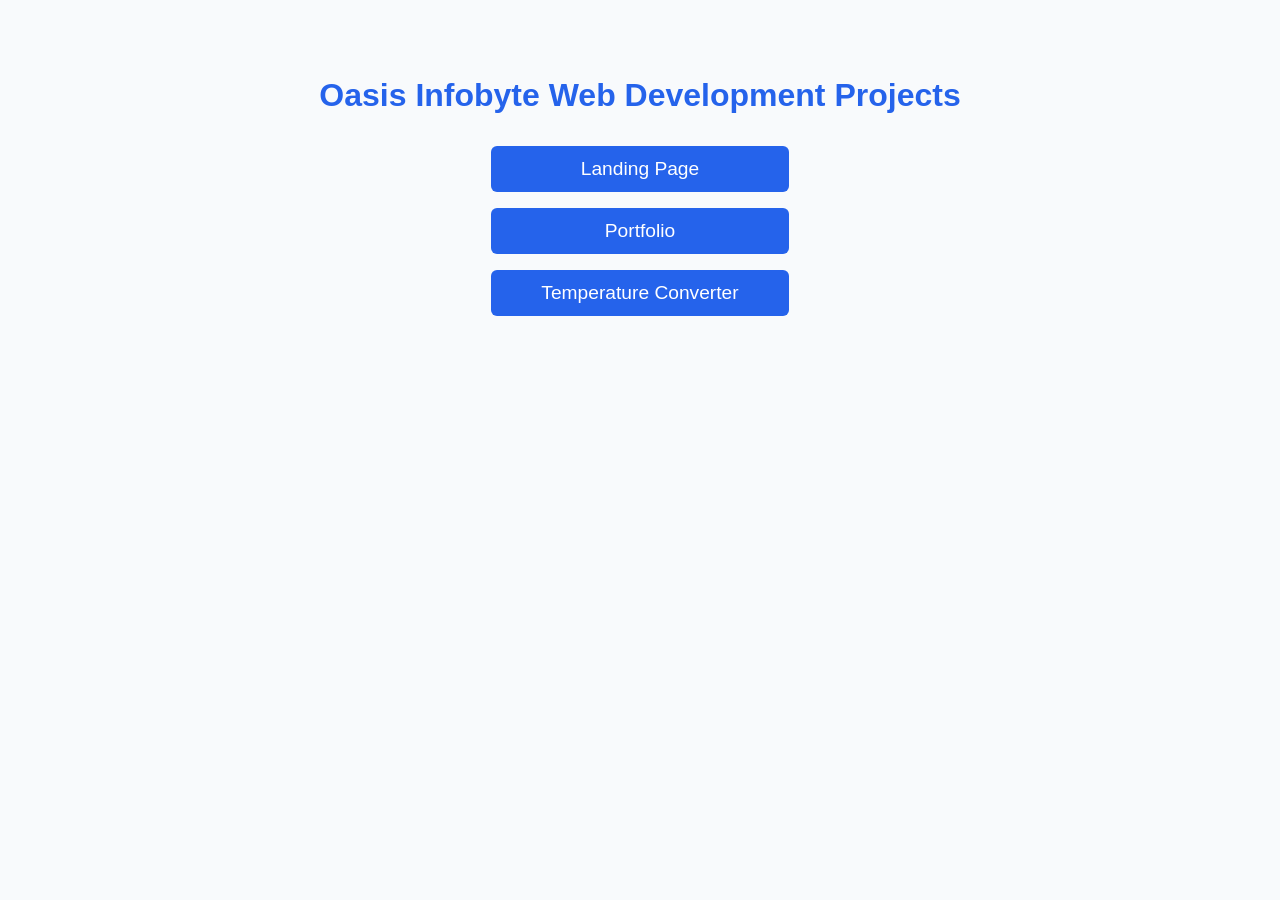
<file: index.html>
<!DOCTYPE html>
<html lang="en">
<head>
    <meta charset="UTF-8">
    <meta name="viewport" content="width=device-width, initial-scale=1.0">
    <title>Oasis Infobyte Internship Tasks - Sunil Choudhary</title>
    <style>
        body { font-family: 'Segoe UI', sans-serif; text-align: center; padding: 3rem; background: #f8fafc; color: #1e293b; }
        h1 { margin-bottom: 2rem; color: #2563eb; }
        .links { display: flex; flex-direction: column; gap: 1rem; align-items: center; }
        a { font-size: 1.2rem; text-decoration: none; color: #fff; background: #2563eb; padding: 0.75rem 1.5rem; border-radius: 6px; width: 250px; }
        a:hover { background: #1d4ed8; }
    </style>
</head>
<body>
    <h1>Oasis Infobyte Web Development Projects</h1>
    <div class="links">
        <a href="./WebDev-L1-LandingPage/">Landing Page</a>
        <a href="./WebDev-L1-Portfolio/">Portfolio</a>
        <a href="./WebDev-L1-TempConverter/">Temperature Converter</a>
    </div>
</body>
</html>
</file>
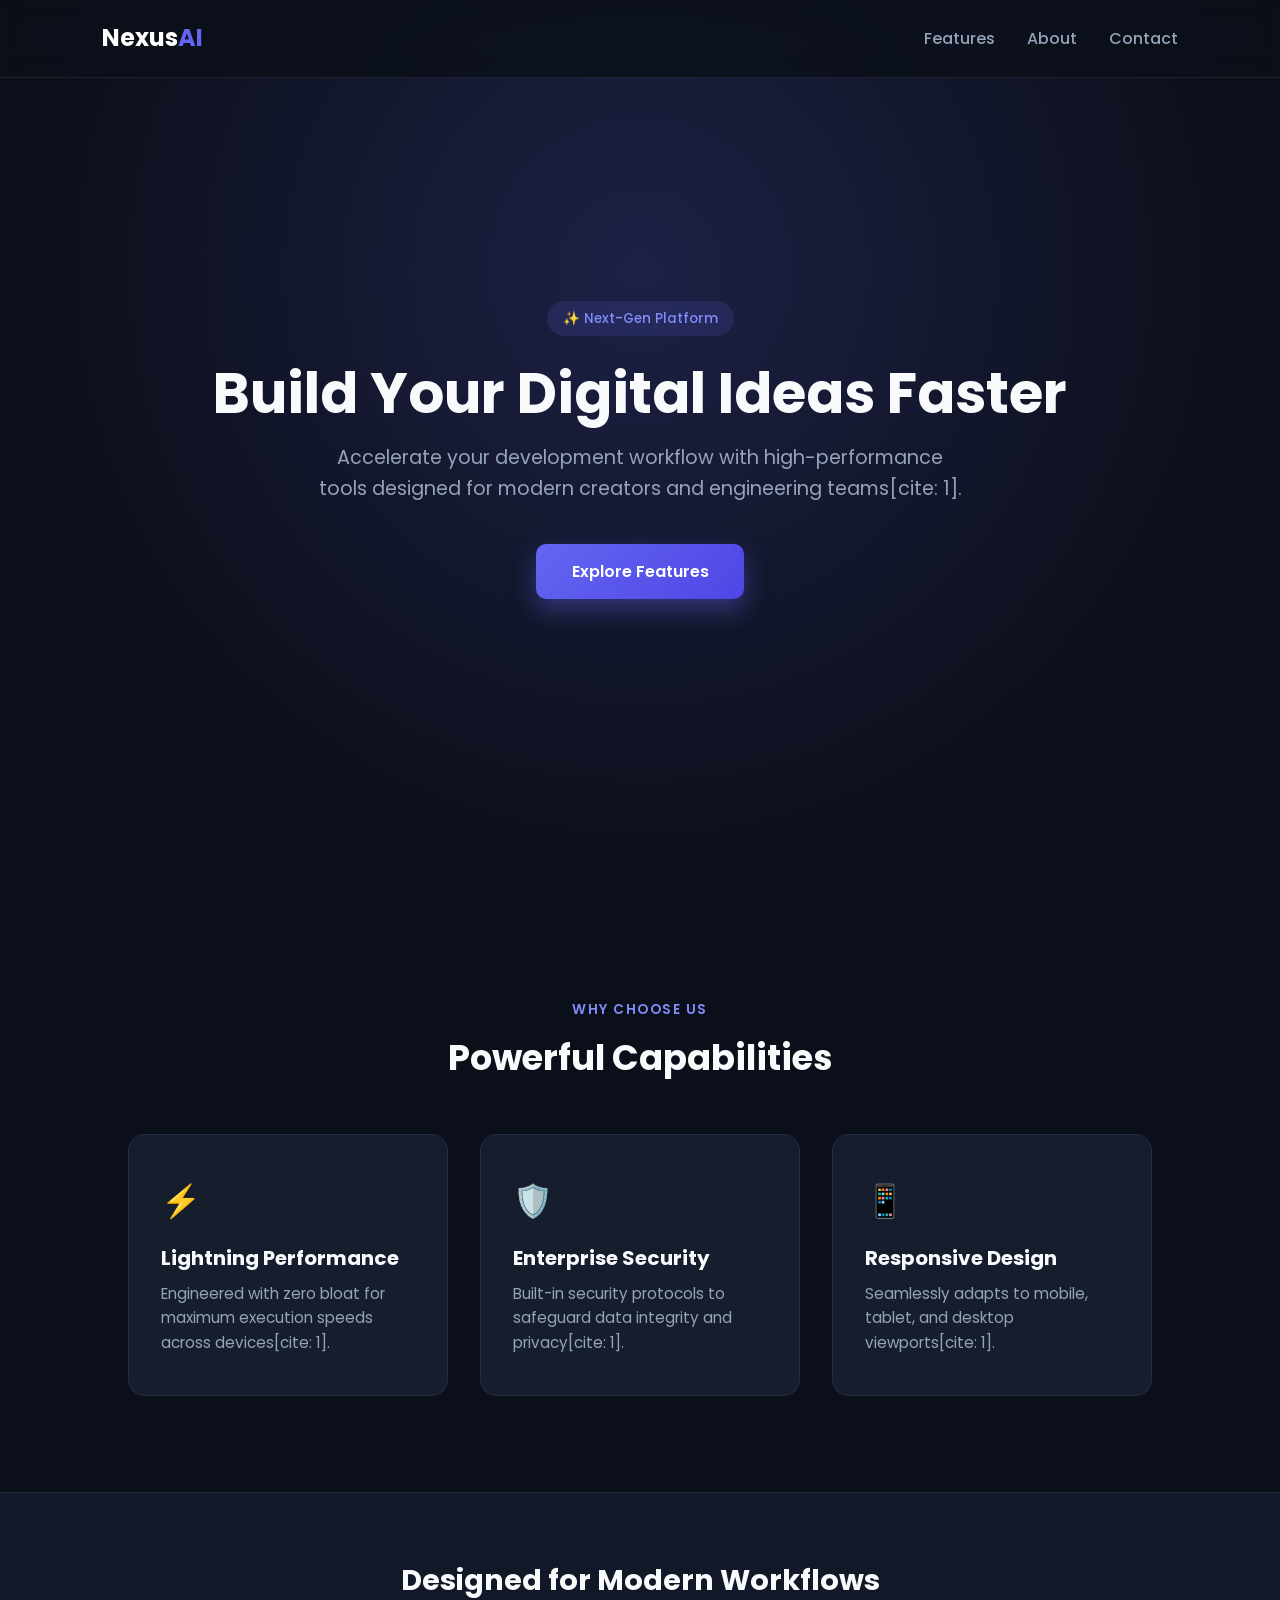
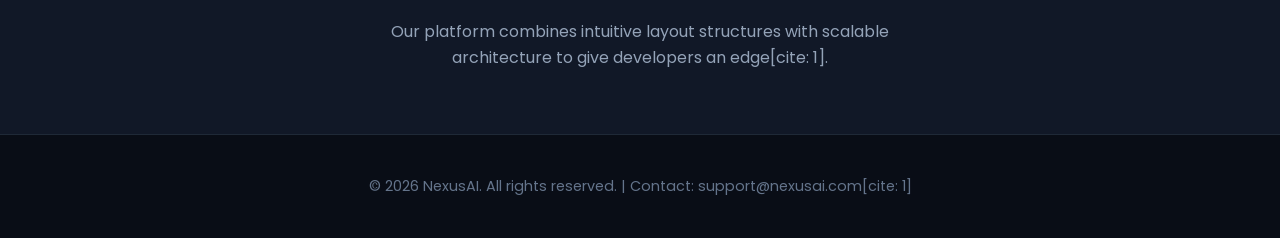
<file: WebDev-L1-LandingPage/index.html>
<!DOCTYPE html>
<html lang="en">
<head>
    <meta charset="UTF-8">
    <meta name="viewport" content="width=device-width, initial-scale=1.0">
    <title>SaaS Product Landing Page</title>
    <link rel="stylesheet" href="style.css">
    <link href="https://fonts.googleapis.com/css2?family=Poppins:wght@400;500;600;700&display=swap" rel="stylesheet">
</head>
<body>

    <header>
        <nav class="navbar">
            <div class="logo">Nexus<span>AI</span></div>
            <ul class="nav-links">
                <li><a href="#features">Features</a></li>
                <li><a href="#about">About</a></li>
                <li><a href="#contact">Contact</a></li>
            </ul>
        </nav>
    </header>

    <section class="hero">
        <div class="hero-content">
            <span class="hero-badge">✨ Next-Gen Platform</span>
            <h1>Build Your Digital Ideas Faster</h1>
            <p>Accelerate your development workflow with high-performance tools designed for modern creators and engineering teams[cite: 1].</p>
            <a href="#features" class="cta-btn">Explore Features</a>
        </div>
    </section>

    <section id="features" class="content-section">
        <span class="section-badge">Why Choose Us</span>
        <h2>Powerful Capabilities</h2>
        <div class="feature-grid">
            <div class="feature-card">
                <div class="card-icon">⚡</div>
                <h3>Lightning Performance</h3>
                <p>Engineered with zero bloat for maximum execution speeds across devices[cite: 1].</p>
            </div>
            <div class="feature-card">
                <div class="card-icon">🛡️</div>
                <h3>Enterprise Security</h3>
                <p>Built-in security protocols to safeguard data integrity and privacy[cite: 1].</p>
            </div>
            <div class="feature-card">
                <div class="card-icon">📱</div>
                <h3>Responsive Design</h3>
                <p>Seamlessly adapts to mobile, tablet, and desktop viewports[cite: 1].</p>
            </div>
        </div>
    </section>

    <section id="about" class="about-section">
        <h2>Designed for Modern Workflows</h2>
        <p>Our platform combines intuitive layout structures with scalable architecture to give developers an edge[cite: 1].</p>
    </section>

    <footer id="contact">
        <p>&copy; 2026 NexusAI. All rights reserved. | Contact: support@nexusai.com[cite: 1]</p>
    </footer>

</body>
</html>
</file>
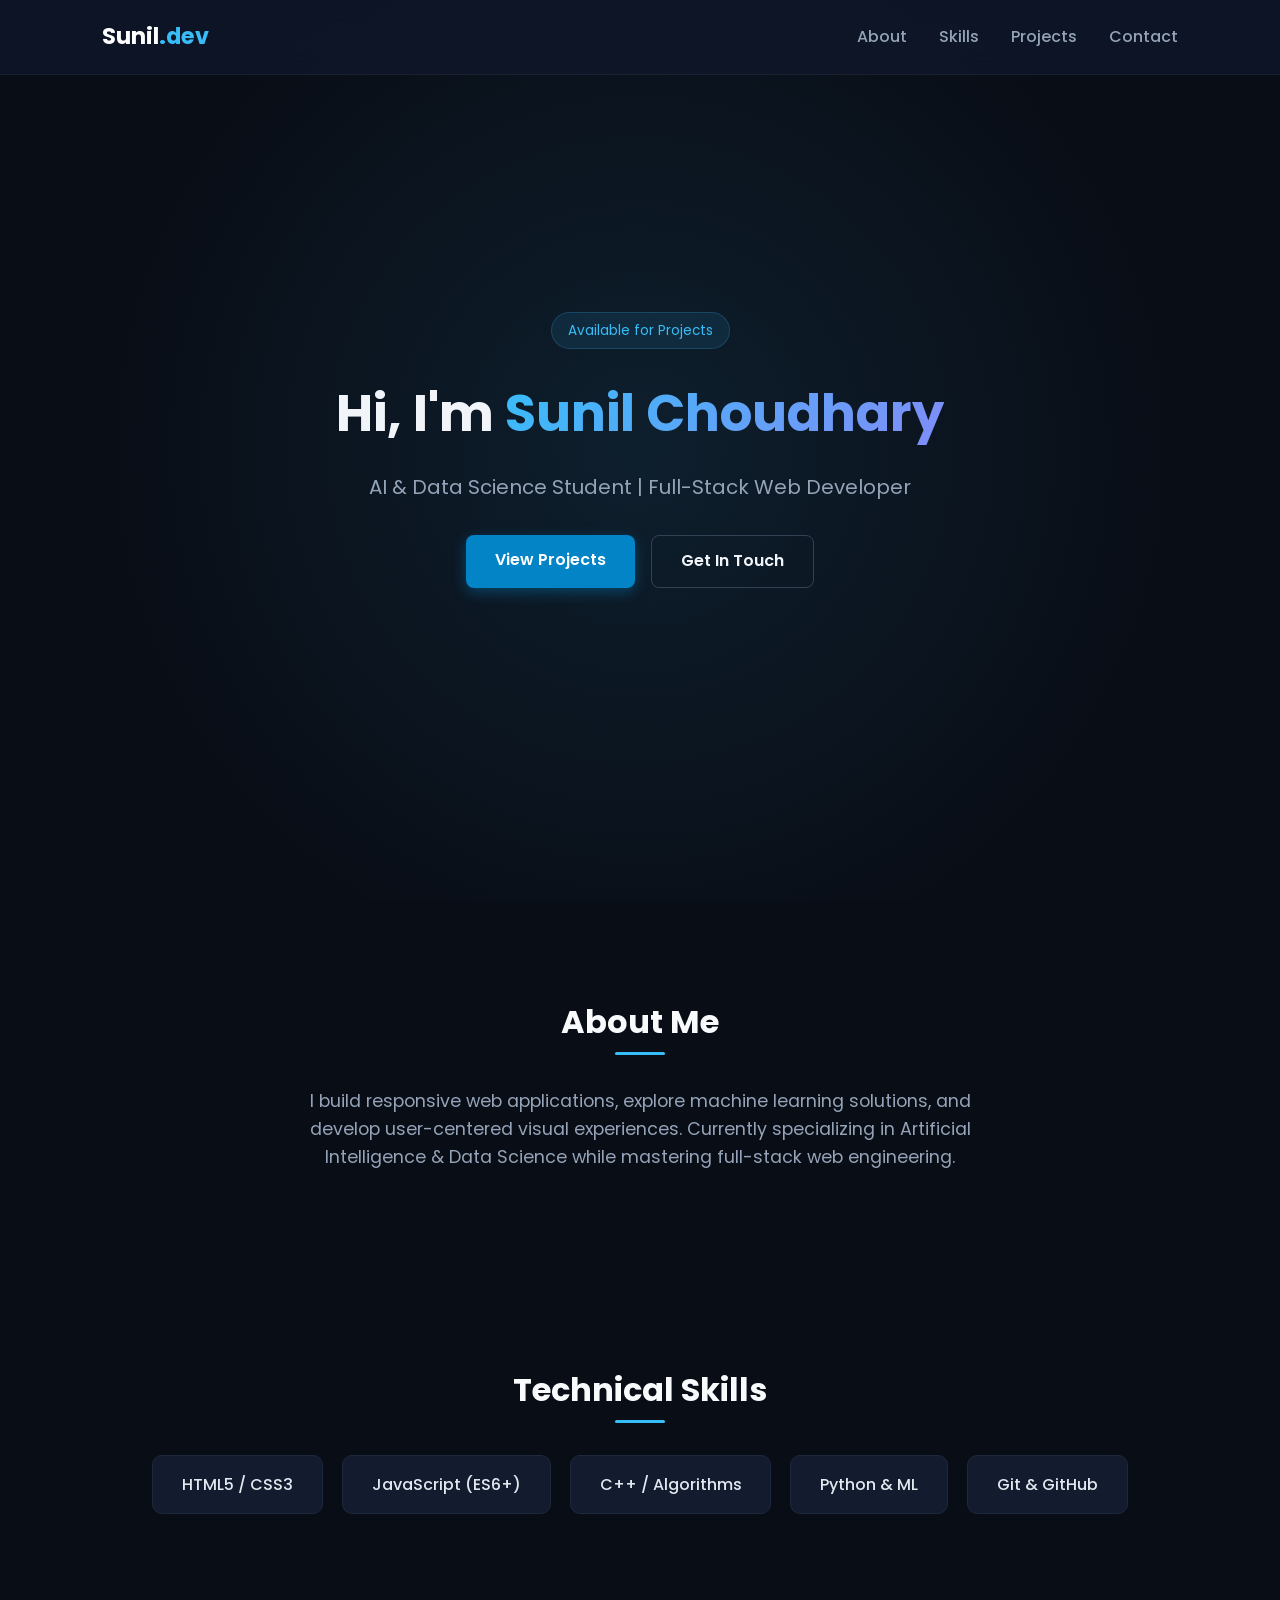
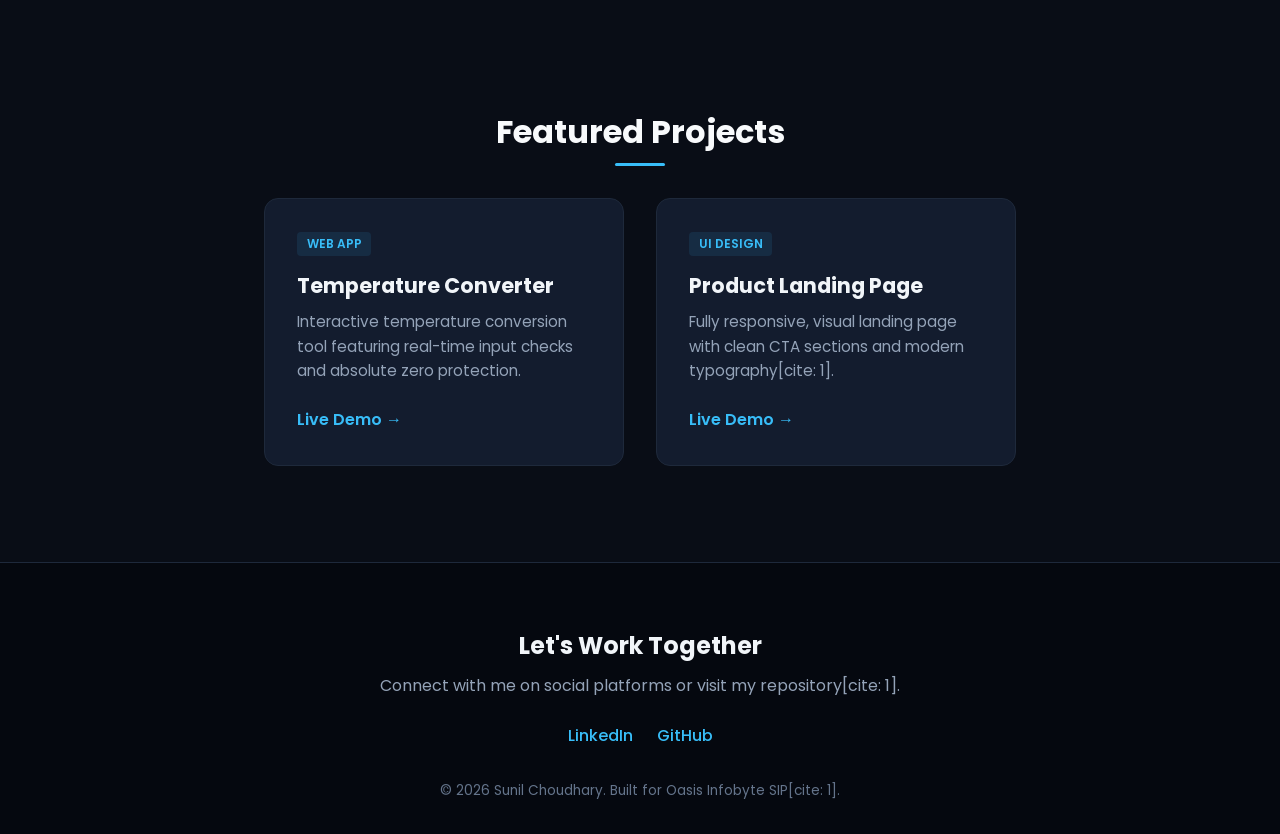
<file: WebDev-L1-Portfolio/index.html>
<!DOCTYPE html>
<html lang="en">
<head>
    <meta charset="UTF-8">
    <meta name="viewport" content="width=device-width, initial-scale=1.0">
    <title>Sunil Choudhary | Developer Portfolio</title>
    <link rel="stylesheet" href="style.css">
    <link href="https://fonts.googleapis.com/css2?family=Poppins:wght@300;400;500;600;700&display=swap" rel="stylesheet">
</head>
<body>

    <header>
        <nav class="navbar">
            <div class="logo">Sunil<span>.dev</span></div>
            <ul class="nav-links">
                <li><a href="#about">About</a></li>
                <li><a href="#skills">Skills</a></li>
                <li><a href="#projects">Projects</a></li>
                <li><a href="#contact">Contact</a></li>
            </ul>
        </nav>
    </header>

    <section class="hero">
        <div class="hero-badge">Available for Projects</div>
        <h1>Hi, I'm <span class="highlight">Sunil Choudhary</span></h1>
        <p class="subtitle">AI & Data Science Student | Full-Stack Web Developer</p>
        <div class="hero-buttons">
            <a href="#projects" class="btn btn-primary">View Projects</a>
            <a href="#contact" class="btn btn-secondary">Get In Touch</a>
        </div>
    </section>

    <section id="about" class="section">
        <h2 class="section-title">About Me</h2>
        <p class="about-text">
            I build responsive web applications, explore machine learning solutions, and develop user-centered visual experiences. Currently specializing in Artificial Intelligence & Data Science while mastering full-stack web engineering.
        </p>
    </section>

    <section id="skills" class="section">
        <h2 class="section-title">Technical Skills</h2>
        <div class="skills-grid">
            <div class="skill-card">HTML5 / CSS3</div>
            <div class="skill-card">JavaScript (ES6+)</div>
            <div class="skill-card">C++ / Algorithms</div>
            <div class="skill-card">Python & ML</div>
            <div class="skill-card">Git & GitHub</div>
        </div>
    </section>

    <section id="projects" class="section">
        <h2 class="section-title">Featured Projects</h2>
        <div class="project-grid">
            <div class="project-card">
                <span class="card-tag">Web App</span>
                <h3>Temperature Converter</h3>
                <p>Interactive temperature conversion tool featuring real-time input checks and absolute zero protection.</p>
                <div class="card-links">
                    <a href="../WebDev-L1-TempConverter/" target="_blank">Live Demo →</a>
                </div>
            </div>
            <div class="project-card">
                <span class="card-tag">UI Design</span>
                <h3>Product Landing Page</h3>
                <p>Fully responsive, visual landing page with clean CTA sections and modern typography[cite: 1].</p>
                <div class="card-links">
                    <a href="../WebDev-L1-LandingPage/" target="_blank">Live Demo →</a>
                </div>
            </div>
        </div>
    </section>

    <footer id="contact">
        <h2>Let's Work Together</h2>
        <p>Connect with me on social platforms or visit my repository[cite: 1].</p>
        <div class="social-links">
            <a href="https://linkedin.com" target="_blank">LinkedIn</a>
            <a href="https://github.com/suniljaat8644/OIBSIP" target="_blank">GitHub</a>
        </div>
        <p class="copyright">&copy; 2026 Sunil Choudhary. Built for Oasis Infobyte SIP[cite: 1].</p>
    </footer>

</body>
</html>
</file>
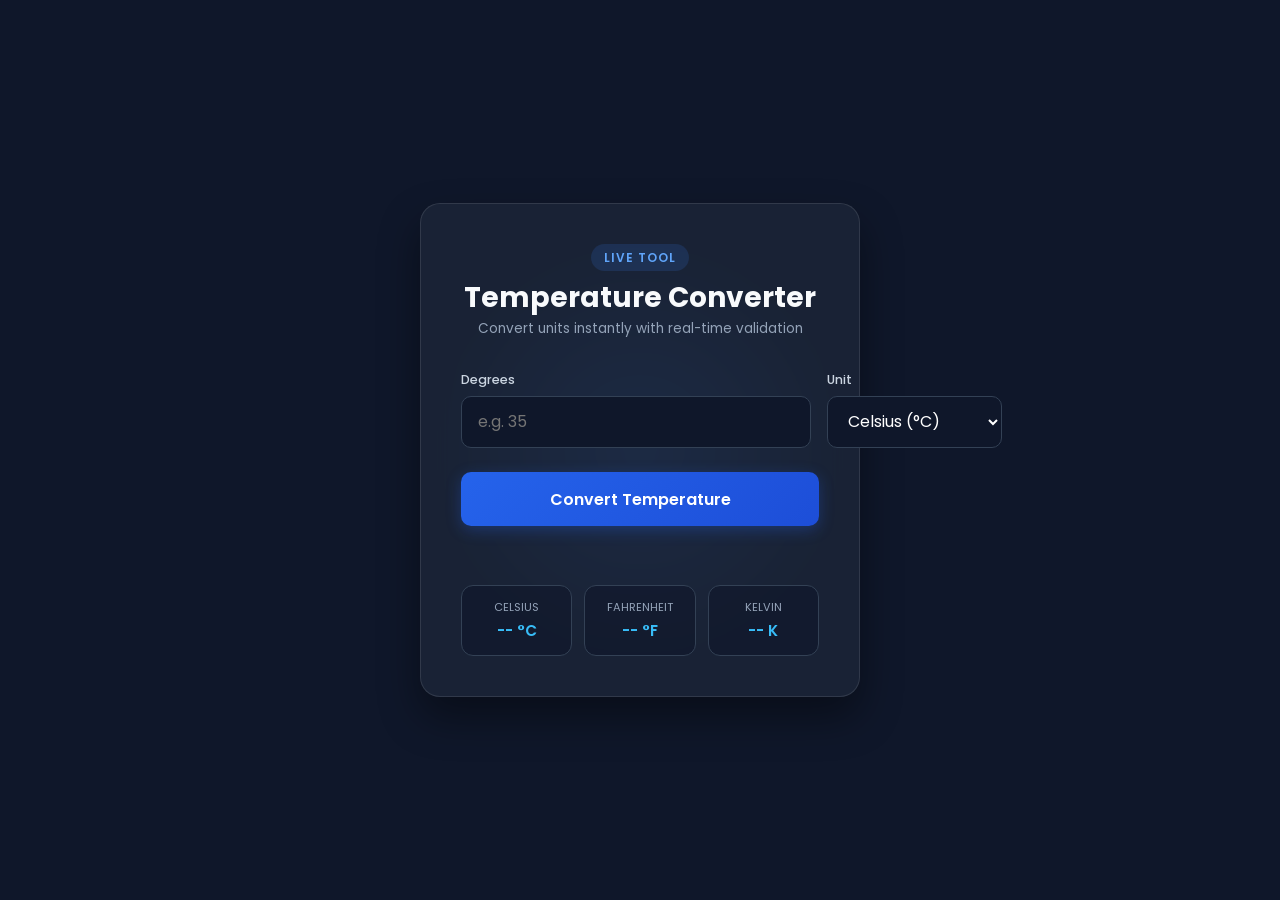
<file: WebDev-L1-TempConverter/index.html>
<!DOCTYPE html>
<html lang="en">
<head>
    <meta charset="UTF-8">
    <meta name="viewport" content="width=device-width, initial-scale=1.0">
    <title>Temperature Converter</title>
    <link rel="stylesheet" href="style.css">
    <link href="https://fonts.googleapis.com/css2?family=Poppins:wght@400;500;600;700&display=swap" rel="stylesheet">
</head>
<body>
    <div class="background-glow"></div>
    <div class="converter-card">
        <div class="header">
            <span class="badge">Live Tool</span>
            <h2>Temperature Converter</h2>
            <p>Convert units instantly with real-time validation</p>
        </div>

        <div class="input-container">
            <div class="input-field">
                <label for="tempInput">Degrees</label>
                <input type="number" id="tempInput" placeholder="e.g. 35" step="any">
            </div>
            <div class="input-field">
                <label for="unitInput">Unit</label>
                <select id="unitInput">
                    <option value="C">Celsius (°C)</option>
                    <option value="F">Fahrenheit (°F)</option>
                    <option value="K">Kelvin (K)</option>
                </select>
            </div>
        </div>

        <button id="convertBtn" class="convert-btn">Convert Temperature</button>
        
        <div id="errorMsg" class="error-badge"></div>

        <div class="results-grid" id="resultsGrid">
            <div class="result-tile">
                <span class="unit-label">Celsius</span>
                <span class="unit-val" id="resC">-- °C</span>
            </div>
            <div class="result-tile">
                <span class="unit-label">Fahrenheit</span>
                <span class="unit-val" id="resF">-- °F</span>
            </div>
            <div class="result-tile">
                <span class="unit-label">Kelvin</span>
                <span class="unit-val" id="resK">-- K</span>
            </div>
        </div>
    </div>
    <script src="script.js"></script>
</body>
</html>
</file>
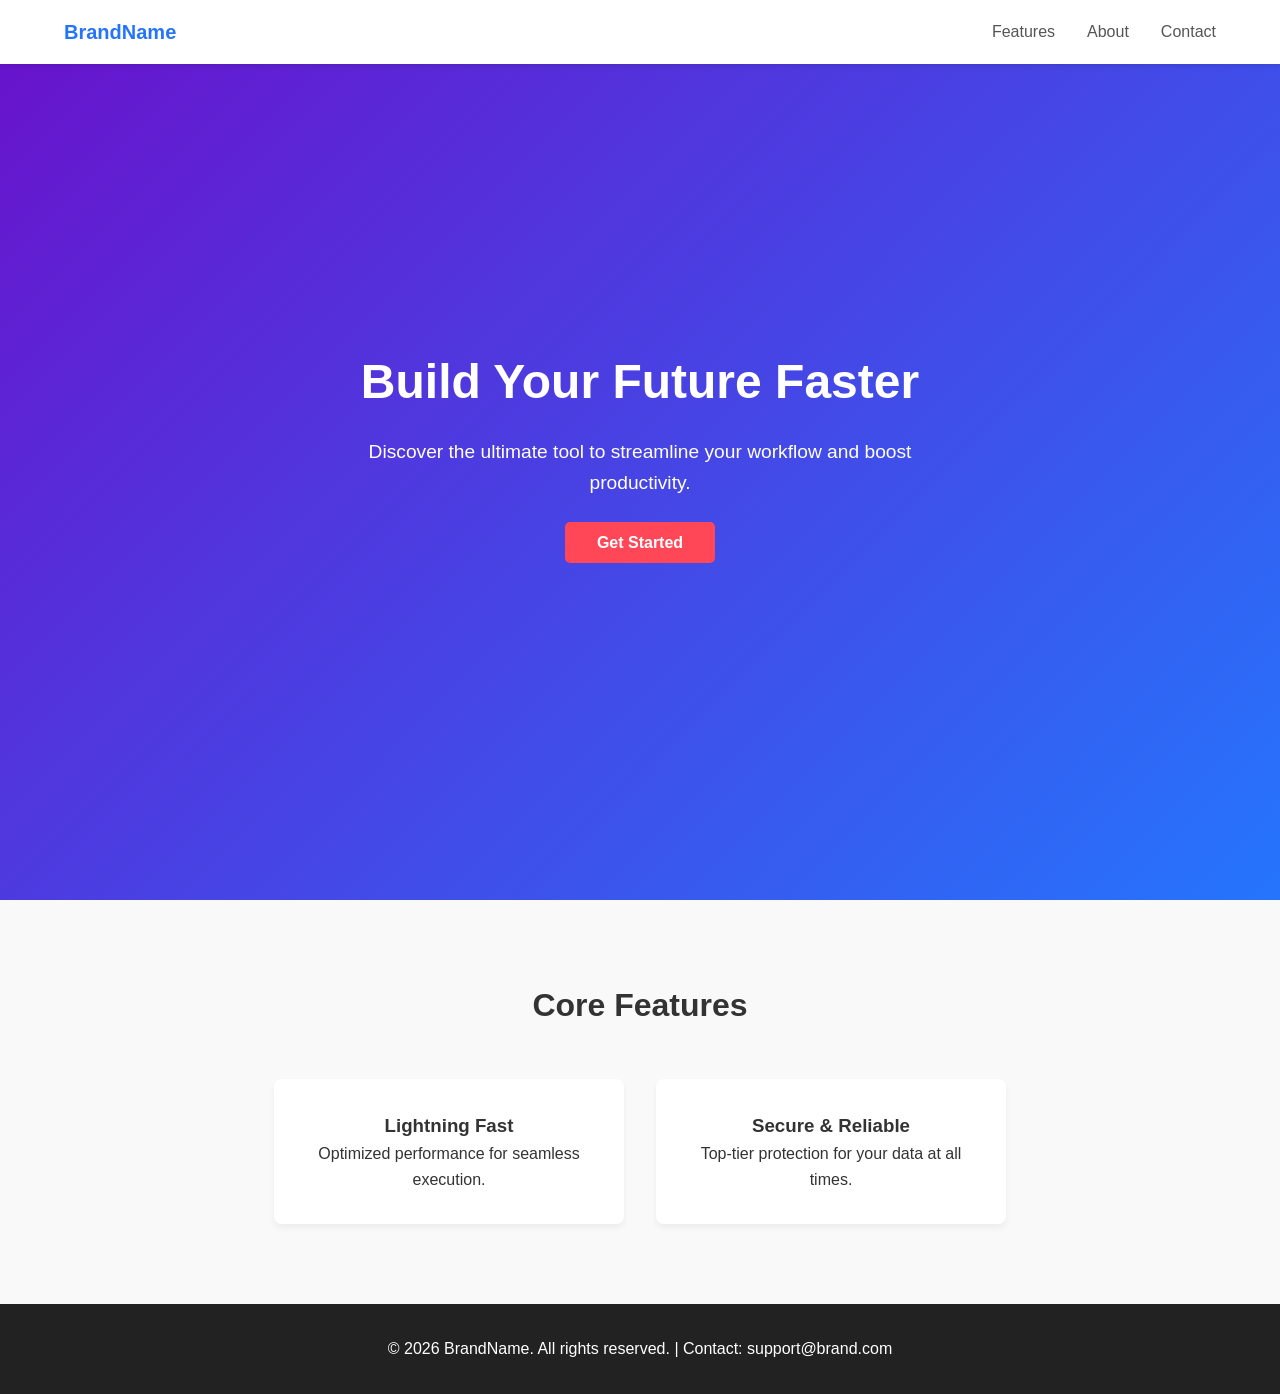
<file: OIBSIP/WebDev-L1-LandingPage/index.html>
<!DOCTYPE html>
<html lang="en">
<head>
    <meta charset="UTF-8">
    <meta name="viewport" content="width=device-width, initial-scale=1.0">
    <title>Product Landing Page</title>
    <link rel="stylesheet" href="style.css">
</head>
<body>

    <!-- Sticky Navigation Bar -->
    <header>
        <nav class="navbar">
            <div class="logo">BrandName</div>
            <ul class="nav-links">
                <li><a href="#features">Features</a></li>
                <li><a href="#about">About</a></li>
                <li><a href="#contact">Contact</a></li>
            </ul>
        </nav>
    </header>

    <!-- Hero Section -->
    <section class="hero">
        <div class="hero-content">
            <h1>Build Your Future Faster</h1>
            <p>Discover the ultimate tool to streamline your workflow and boost productivity.</p>
            <a href="#contact" class="cta-btn">Get Started</a>
        </div>
    </section>

    <!-- Features Section -->
    <section id="features" class="content-section">
        <h2>Core Features</h2>
        <div class="feature-grid">
            <div class="feature-card">
                <h3>Lightning Fast</h3>
                <p>Optimized performance for seamless execution.</p>
            </div>
            <div class="feature-card">
                <h3>Secure & Reliable</h3>
                <p>Top-tier protection for your data at all times.</p>
            </div>
        </div>
    </section>

    <!-- Footer -->
    <footer id="contact">
        <p>&copy; 2026 BrandName. All rights reserved. | Contact: support@brand.com</p>
    </footer>

</body>
</html>
</file>
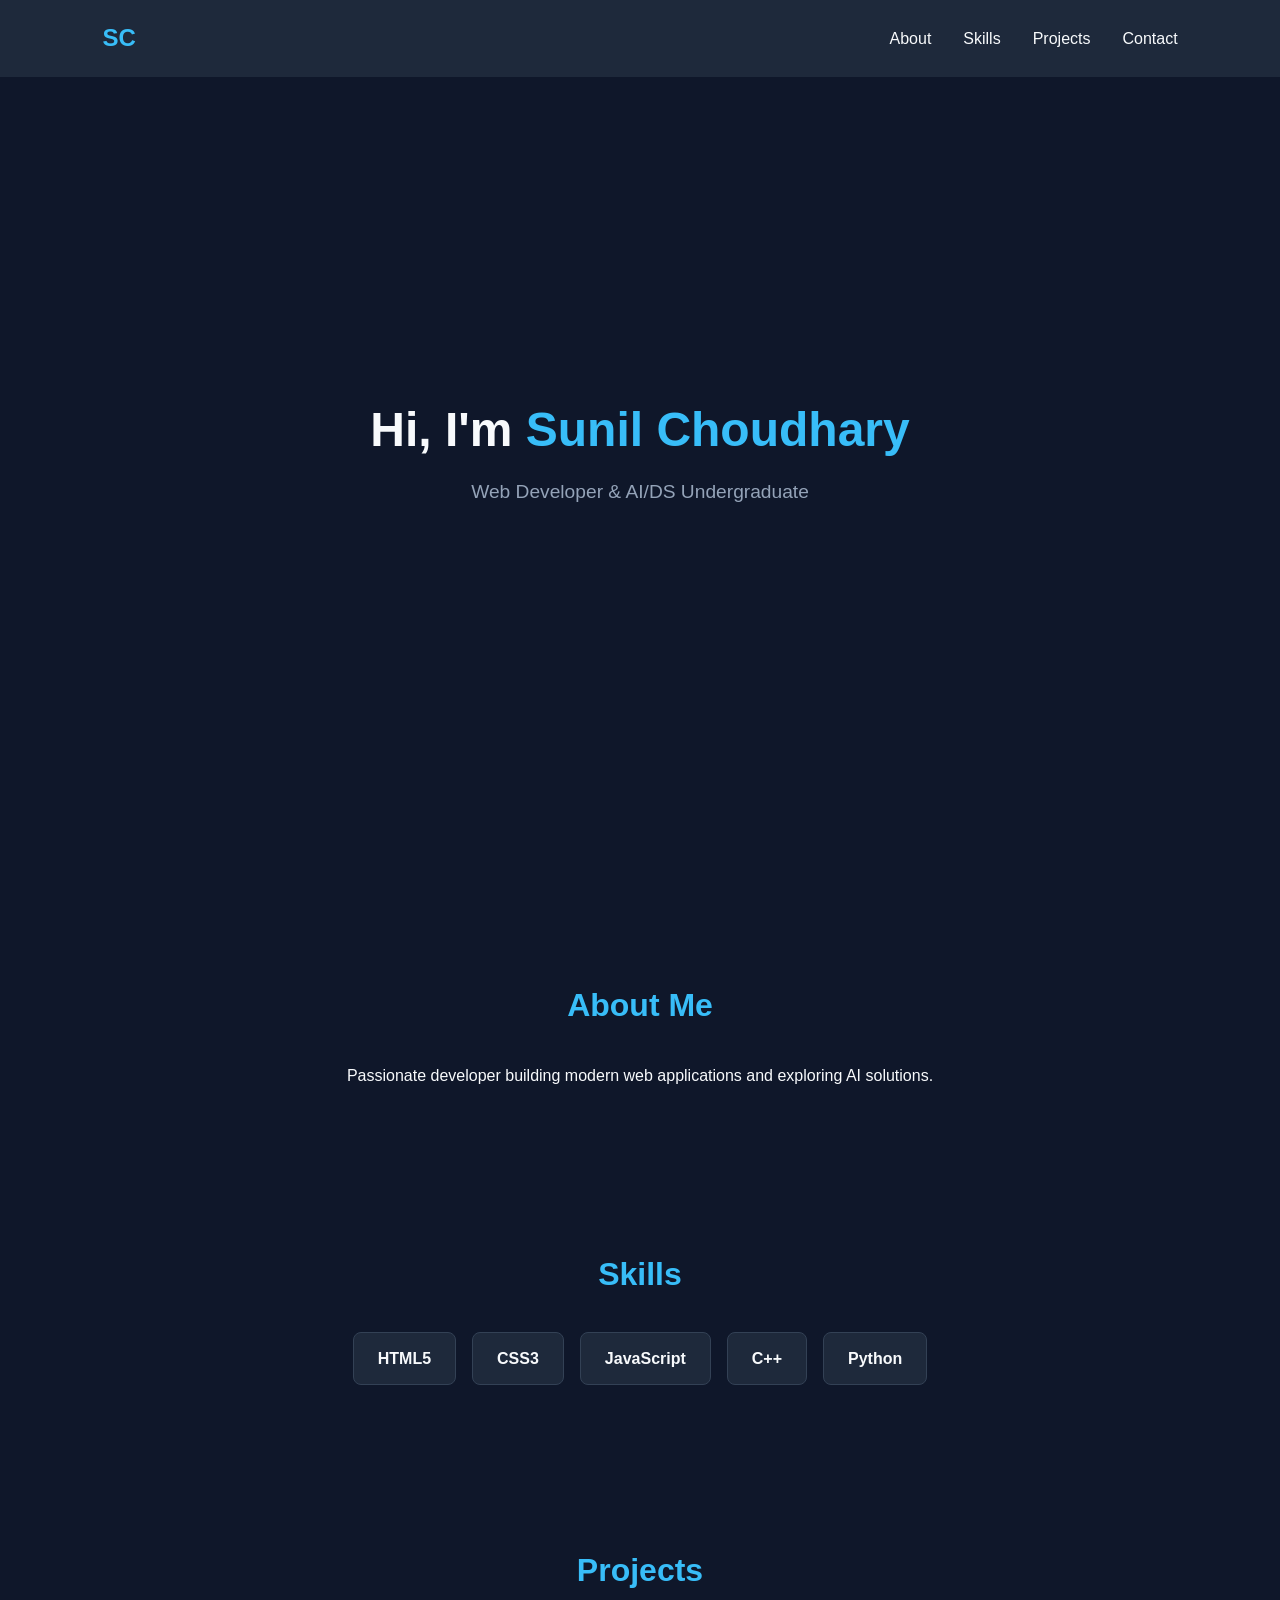
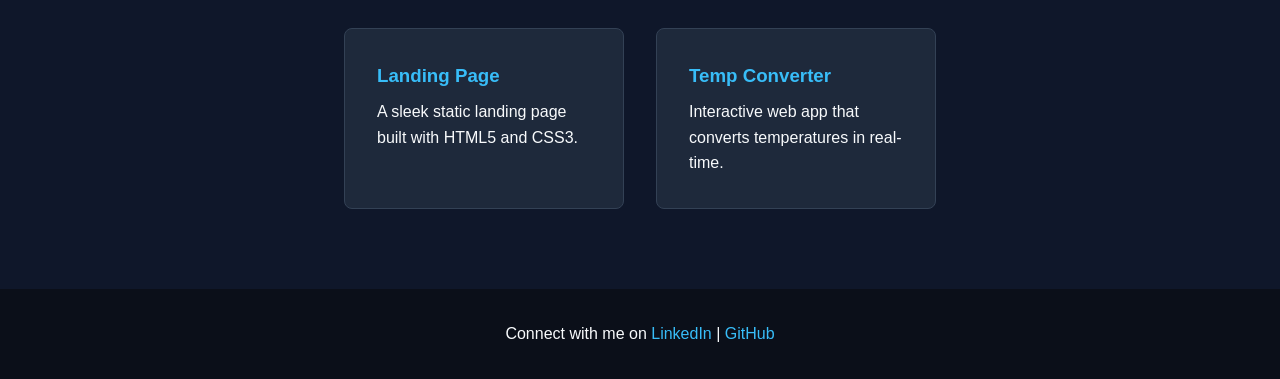
<file: OIBSIP/WebDev-L1-Portfolio/index.html>
<!DOCTYPE html>
<html lang="en">
<head>
    <meta charset="UTF-8">
    <meta name="viewport" content="width=device-width, initial-scale=1.0">
    <title>Sunil Choudhary | Portfolio</title>
    <link rel="stylesheet" href="style.css">
</head>
<body>
    <header>
        <nav class="navbar">
            <div class="logo">SC</div>
            <ul class="nav-links">
                <li><a href="#about">About</a></li>
                <li><a href="#skills">Skills</a></li>
                <li><a href="#projects">Projects</a></li>
                <li><a href="#contact">Contact</a></li>
            </ul>
        </nav>
    </header>

    <section class="hero">
        <h1>Hi, I'm <span>Sunil Choudhary</span></h1>
        <p>Web Developer & AI/DS Undergraduate</p>
    </section>

    <section id="about" class="section">
        <h2>About Me</h2>
        <p>Passionate developer building modern web applications and exploring AI solutions.</p>
    </section>

    <section id="skills" class="section">
        <h2>Skills</h2>
        <div class="skills-grid">
            <div class="skill">HTML5</div>
            <div class="skill">CSS3</div>
            <div class="skill">JavaScript</div>
            <div class="skill">C++</div>
            <div class="skill">Python</div>
        </div>
    </section>

    <section id="projects" class="section">
        <h2>Projects</h2>
        <div class="project-grid">
            <div class="project-card">
                <h3>Landing Page</h3>
                <p>A sleek static landing page built with HTML5 and CSS3.</p>
            </div>
            <div class="project-card">
                <h3>Temp Converter</h3>
                <p>Interactive web app that converts temperatures in real-time.</p>
            </div>
        </div>
    </section>

    <footer id="contact">
        <p>Connect with me on <a href="https://linkedin.com" target="_blank">LinkedIn</a> | <a href="https://github.com" target="_blank">GitHub</a></p>
    </footer>
</body>
</html>
</file>
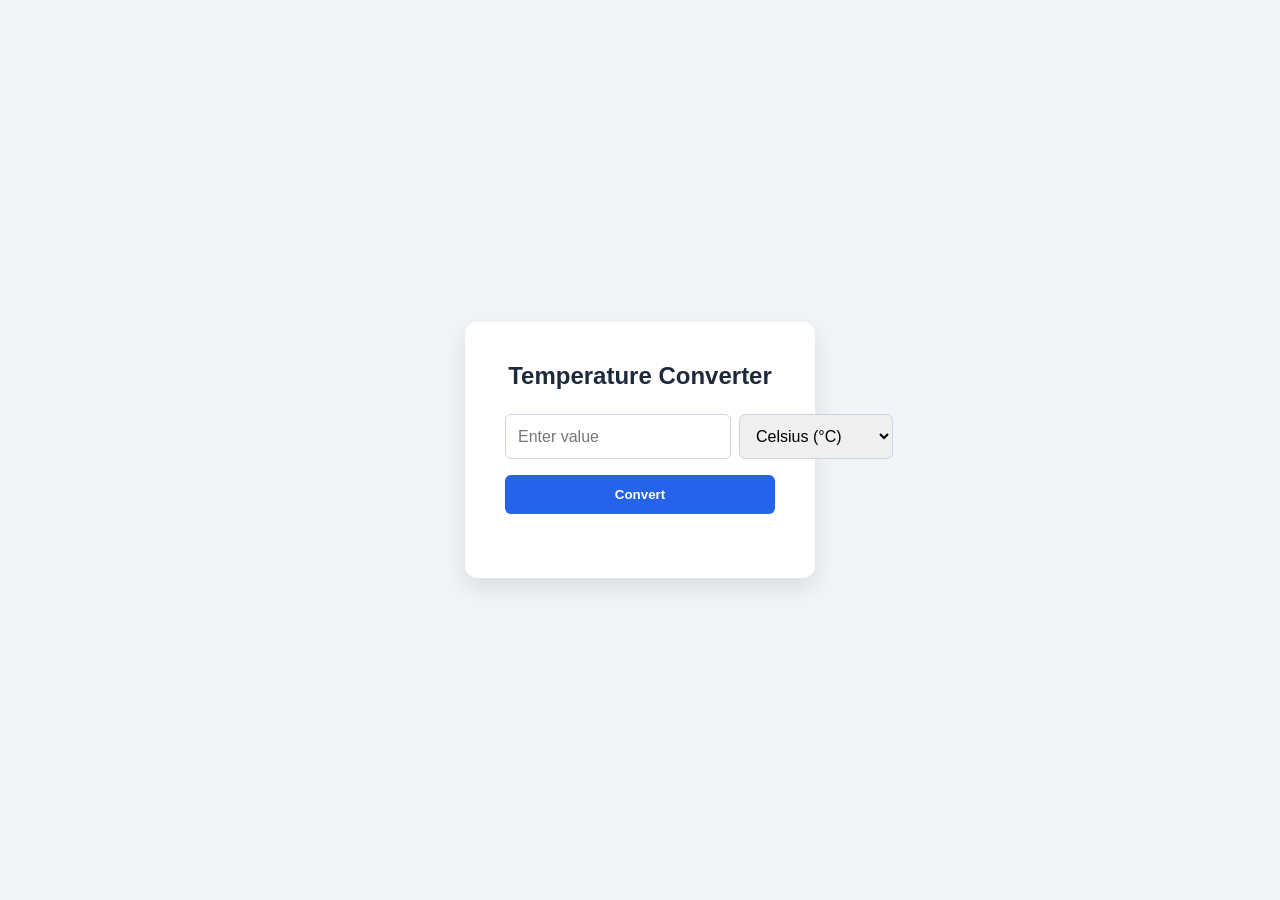
<file: OIBSIP/OIBSIP/WebDev-L1-TempConverter/index.html>
<!DOCTYPE html>
<html lang="en">
<head>
    <meta charset="UTF-8">
    <meta name="viewport" content="width=device-width, initial-scale=1.0">
    <title>Temperature Converter</title>
    <link rel="stylesheet" href="style.css">
</head>
<body>
    <div class="converter-box">
        <h2>Temperature Converter</h2>
        <div class="input-group">
            <input type="number" id="tempInput" placeholder="Enter value">
            <select id="unitInput">
                <option value="C">Celsius (°C)</option>
                <option value="F">Fahrenheit (°F)</option>
                <option value="K">Kelvin (K)</option>
            </select>
        </div>
        <button id="convertBtn">Convert</button>
        <div id="errorMsg" class="error"></div>
        <div id="result" class="result"></div>
    </div>
    <script src="script.js"></script>
</body>
</html>
</file>
<file: WebDev-L1-LandingPage/style.css>
* {
    margin: 0;
    padding: 0;
    box-sizing: border-box;
    font-family: 'Poppins', sans-serif;
}

body {
    line-height: 1.6;
    color: #f8fafc;
    background: #0b0f19;
}

/* Navbar */
.navbar {
    position: fixed;
    top: 0;
    left: 0;
    width: 100%;
    background: rgba(11, 15, 25, 0.8);
    backdrop-filter: blur(12px);
    display: flex;
    justify-content: space-between;
    align-items: center;
    padding: 1.2rem 8%;
    border-bottom: 1px solid rgba(255, 255, 255, 0.08);
    z-index: 1000;
}

.logo {
    font-weight: 700;
    font-size: 1.5rem;
    color: #fff;
}

.logo span {
    color: #6366f1;
}

.nav-links {
    list-style: none;
    display: flex;
    gap: 2rem;
}

.nav-links a {
    text-decoration: none;
    color: #94a3b8;
    font-weight: 500;
    transition: color 0.3s;
}

.nav-links a:hover {
    color: #6366f1;
}

/* Hero Section */
.hero {
    min-height: 100vh;
    background: radial-gradient(circle at 50% 30%, rgba(99, 102, 241, 0.2) 0%, rgba(11, 15, 25, 1) 70%);
    display: flex;
    align-items: center;
    justify-content: center;
    text-align: center;
    padding: 0 1.5rem;
}

.hero-badge {
    background: rgba(99, 102, 241, 0.15);
    color: #818cf8;
    padding: 0.4rem 1rem;
    border-radius: 50px;
    font-size: 0.85rem;
    font-weight: 500;
    display: inline-block;
    margin-bottom: 1.5rem;
}

.hero-content h1 {
    font-size: 3.5rem;
    font-weight: 700;
    margin-bottom: 1rem;
    line-height: 1.2;
}

.hero-content p {
    font-size: 1.2rem;
    color: #94a3b8;
    margin-bottom: 2.5rem;
    max-width: 650px;
    margin-left: auto;
    margin-right: auto;
}

.cta-btn {
    background: linear-gradient(135deg, #6366f1 0%, #4f46e5 100%);
    color: #fff;
    padding: 0.9rem 2.2rem;
    border-radius: 10px;
    text-decoration: none;
    font-weight: 600;
    box-shadow: 0 10px 25px rgba(99, 102, 241, 0.4);
    transition: all 0.3s ease;
    display: inline-block;
}

.cta-btn:hover {
    transform: translateY(-2px);
    box-shadow: 0 15px 30px rgba(99, 102, 241, 0.5);
}

/* Features */
.content-section {
    padding: 6rem 10%;
    text-align: center;
}

.section-badge {
    color: #818cf8;
    font-size: 0.85rem;
    text-transform: uppercase;
    letter-spacing: 1.5px;
    font-weight: 600;
}

.content-section h2 {
    font-size: 2.2rem;
    margin-top: 0.5rem;
    margin-bottom: 3rem;
}

.feature-grid {
    display: grid;
    grid-template-columns: repeat(auto-fit, minmax(280px, 1fr));
    gap: 2rem;
    justify-content: center;
}

.feature-card {
    background: #161e2e;
    border: 1px solid #232d3f;
    padding: 2.5rem 2rem;
    border-radius: 16px;
    text-align: left;
    transition: transform 0.3s, border-color 0.3s;
}

.feature-card:hover {
    transform: translateY(-5px);
    border-color: #6366f1;
}

.card-icon {
    font-size: 2rem;
    margin-bottom: 1rem;
}

.feature-card h3 {
    font-size: 1.25rem;
    margin-bottom: 0.5rem;
}

.feature-card p {
    color: #94a3b8;
    font-size: 0.95rem;
}

/* About Section */
.about-section {
    padding: 4rem 10%;
    text-align: center;
    background: #111827;
    border-top: 1px solid #1f2937;
    border-bottom: 1px solid #1f2937;
}

.about-section h2 {
    font-size: 1.8rem;
    margin-bottom: 1rem;
}

.about-section p {
    color: #94a3b8;
    max-width: 600px;
    margin: 0 auto;
}

/* Footer */
footer {
    background: #090d16;
    color: #64748b;
    text-align: center;
    padding: 2.5rem;
    font-size: 0.9rem;
}
</file>
<file: WebDev-L1-Portfolio/style.css>
* {
    margin: 0;
    padding: 0;
    box-sizing: border-box;
    font-family: 'Poppins', sans-serif;
}

html {
    scroll-behavior: smooth;
}

body {
    background: #090d16;
    color: #f1f5f9;
    line-height: 1.6;
}

/* Navigation */
.navbar {
    display: flex;
    justify-content: space-between;
    align-items: center;
    padding: 1.2rem 8%;
    background: rgba(15, 23, 42, 0.85);
    backdrop-filter: blur(12px);
    position: fixed;
    width: 100%;
    top: 0;
    z-index: 1000;
    border-bottom: 1px solid rgba(255, 255, 255, 0.05);
}

.logo {
    font-size: 1.4rem;
    font-weight: 700;
    color: #fff;
}

.logo span {
    color: #38bdf8;
}

.nav-links {
    list-style: none;
    display: flex;
    gap: 2rem;
}

.nav-links a {
    color: #94a3b8;
    text-decoration: none;
    font-weight: 500;
    transition: color 0.3s;
}

.nav-links a:hover {
    color: #38bdf8;
}

/* Hero Section */
.hero {
    min-height: 100vh;
    display: flex;
    flex-direction: column;
    justify-content: center;
    align-items: center;
    text-align: center;
    padding: 0 1rem;
    background: radial-gradient(circle at center, rgba(56, 189, 248, 0.1) 0%, rgba(9, 13, 22, 1) 70%);
}

.hero-badge {
    background: rgba(56, 189, 248, 0.1);
    color: #38bdf8;
    border: 1px solid rgba(56, 189, 248, 0.2);
    padding: 0.4rem 1rem;
    border-radius: 50px;
    font-size: 0.85rem;
    margin-bottom: 1.5rem;
}

.hero h1 {
    font-size: 3.2rem;
    font-weight: 700;
    max-width: 800px;
}

.highlight {
    background: linear-gradient(135deg, #38bdf8 0%, #818cf8 100%);
    -webkit-background-clip: text;
    -webkit-text-fill-color: transparent;
}

.subtitle {
    font-size: 1.25rem;
    color: #94a3b8;
    margin-top: 1rem;
    max-width: 600px;
}

.hero-buttons {
    display: flex;
    gap: 1rem;
    margin-top: 2rem;
}

.btn {
    padding: 0.8rem 1.8rem;
    border-radius: 8px;
    text-decoration: none;
    font-weight: 600;
    transition: all 0.3s ease;
}

.btn-primary {
    background: #0284c7;
    color: #fff;
    box-shadow: 0 4px 14px rgba(2, 132, 199, 0.4);
}

.btn-primary:hover {
    background: #0369a1;
    transform: translateY(-2px);
}

.btn-secondary {
    background: transparent;
    color: #f1f5f9;
    border: 1px solid #334155;
}

.btn-secondary:hover {
    background: #1e293b;
}

/* General Sections */
.section {
    padding: 6rem 10%;
    text-align: center;
}

.section-title {
    font-size: 2rem;
    color: #f8fafc;
    margin-bottom: 2.5rem;
    position: relative;
    display: inline-block;
}

.section-title::after {
    content: '';
    position: absolute;
    bottom: -8px;
    left: 50%;
    transform: translateX(-50%);
    width: 50px;
    height: 3px;
    background: #38bdf8;
    border-radius: 2px;
}

.about-text {
    max-width: 700px;
    margin: 0 auto;
    color: #94a3b8;
    font-size: 1.1rem;
}

/* Skills Grid */
.skills-grid {
    display: flex;
    justify-content: center;
    gap: 1.2rem;
    flex-wrap: wrap;
}

.skill-card {
    background: #131c2e;
    border: 1px solid #1e293b;
    padding: 1rem 1.8rem;
    border-radius: 10px;
    font-weight: 500;
    color: #e2e8f0;
    transition: border-color 0.3s, transform 0.3s;
}

.skill-card:hover {
    border-color: #38bdf8;
    transform: translateY(-3px);
}

/* Projects Grid */
.project-grid {
    display: flex;
    justify-content: center;
    gap: 2rem;
    flex-wrap: wrap;
}

.project-card {
    background: #131c2e;
    border: 1px solid #1e293b;
    border-radius: 14px;
    padding: 2rem;
    text-align: left;
    max-width: 360px;
    flex: 1;
    transition: transform 0.3s;
}

.project-card:hover {
    transform: translateY(-5px);
}

.card-tag {
    font-size: 0.75rem;
    color: #38bdf8;
    background: rgba(56, 189, 248, 0.1);
    padding: 0.2rem 0.6rem;
    border-radius: 4px;
    text-transform: uppercase;
    font-weight: 600;
}

.project-card h3 {
    font-size: 1.3rem;
    margin: 0.8rem 0 0.5rem 0;
}

.project-card p {
    color: #94a3b8;
    font-size: 0.95rem;
    margin-bottom: 1.5rem;
}

.card-links a {
    color: #38bdf8;
    text-decoration: none;
    font-weight: 600;
}

/* Footer */
footer {
    background: #05080f;
    padding: 4rem 2rem 2rem 2rem;
    text-align: center;
    border-top: 1px solid #1e293b;
}

footer p {
    color: #94a3b8;
    margin-top: 0.5rem;
}

.social-links {
    display: flex;
    justify-content: center;
    gap: 1.5rem;
    margin: 1.5rem 0;
}

.social-links a {
    color: #38bdf8;
    text-decoration: none;
    font-weight: 500;
}

.copyright {
    font-size: 0.85rem;
    color: #64748b;
    margin-top: 2rem;
}
</file>
<file: WebDev-L1-TempConverter/style.css>
* {
    margin: 0;
    padding: 0;
    box-sizing: border-box;
    font-family: 'Poppins', sans-serif;
}

body {
    min-height: 100vh;
    display: flex;
    justify-content: center;
    align-items: center;
    background: #0f172a;
    color: #f8fafc;
    position: relative;
    overflow: hidden;
}

.background-glow {
    position: absolute;
    width: 400px;
    height: 400px;
    background: radial-gradient(circle, rgba(59,130,246,0.25) 0%, rgba(15,23,42,0) 70%);
    top: 50%;
    left: 50%;
    transform: translate(-50%, -50%);
    z-index: 0;
}

.converter-card {
    position: relative;
    z-index: 1;
    background: rgba(30, 41, 59, 0.7);
    backdrop-filter: blur(16px);
    border: 1px solid rgba(255, 255, 255, 0.1);
    border-radius: 20px;
    padding: 2.5rem;
    width: 90%;
    max-width: 440px;
    box-shadow: 0 20px 40px rgba(0, 0, 0, 0.4);
}

.header {
    text-align: center;
    margin-bottom: 2rem;
}

.badge {
    background: rgba(59, 130, 246, 0.15);
    color: #60a5fa;
    font-size: 0.75rem;
    font-weight: 600;
    padding: 0.3rem 0.8rem;
    border-radius: 50px;
    text-transform: uppercase;
    letter-spacing: 1px;
}

.header h2 {
    font-size: 1.75rem;
    margin-top: 0.5rem;
    font-weight: 700;
}

.header p {
    font-size: 0.85rem;
    color: #94a3b8;
}

.input-container {
    display: grid;
    grid-template-columns: 1fr 1fr;
    gap: 1rem;
    margin-bottom: 1.5rem;
}

.input-field {
    display: flex;
    flex-direction: column;
    gap: 0.4rem;
    text-align: left;
}

.input-field label {
    font-size: 0.8rem;
    color: #cbd5e1;
    font-weight: 500;
}

input, select {
    background: #0f172a;
    border: 1px solid #334155;
    color: #fff;
    padding: 0.8rem 1rem;
    border-radius: 10px;
    outline: none;
    font-size: 1rem;
    transition: all 0.3s ease;
}

input:focus, select:focus {
    border-color: #3b82f6;
    box-shadow: 0 0 0 3px rgba(59, 130, 246, 0.2);
}

.convert-btn {
    width: 100%;
    padding: 0.9rem;
    background: linear-gradient(135deg, #2563eb 0%, #1d4ed8 100%);
    color: #fff;
    border: none;
    border-radius: 10px;
    font-size: 1rem;
    font-weight: 600;
    cursor: pointer;
    box-shadow: 0 4px 15px rgba(37, 99, 235, 0.3);
    transition: transform 0.2s ease, box-shadow 0.2s ease;
}

.convert-btn:hover {
    transform: translateY(-2px);
    box-shadow: 0 8px 20px rgba(37, 99, 235, 0.4);
}

.error-badge {
    margin-top: 1rem;
    color: #f87171;
    font-size: 0.85rem;
    text-align: center;
    min-height: 1.2rem;
}

.results-grid {
    display: grid;
    grid-template-columns: repeat(3, 1fr);
    gap: 0.75rem;
    margin-top: 1.5rem;
}

.result-tile {
    background: rgba(15, 23, 42, 0.6);
    border: 1px solid #334155;
    border-radius: 12px;
    padding: 0.8rem 0.5rem;
    text-align: center;
}

.unit-label {
    display: block;
    font-size: 0.7rem;
    color: #94a3b8;
    text-transform: uppercase;
}

.unit-val {
    display: block;
    font-size: 0.95rem;
    font-weight: 600;
    color: #38bdf8;
    margin-top: 0.2rem;
}
</file>
<file: OIBSIP/WebDev-L1-LandingPage/style.css>
* {
    margin: 0;
    padding: 0;
    box-sizing: border-box;
    font-family: 'Segoe UI', Tahoma, Geneva, Verdana, sans-serif;
}

body {
    line-height: 1.6;
    color: #333;
}

/* Sticky Navbar */
.navbar {
    position: fixed;
    top: 0;
    left: 0;
    width: 100%;
    background: #ffffff;
    display: flex;
    justify-content: space-between;
    align-items: center;
    padding: 1rem 5%;
    box-shadow: 0 2px 5px rgba(0,0,0,0.1);
    z-index: 1000;
}

.logo {
    font-weight: bold;
    font-size: 1.25rem;
    color: #2575fc;
}

.nav-links {
    list-style: none;
    display: flex;
    gap: 2rem;
}

.nav-links a {
    text-decoration: none;
    color: #555;
    font-weight: 500;
}

.nav-links a:hover {
    color: #2575fc;
}

/* Hero Section */
.hero {
    height: 100vh;
    background: linear-gradient(135deg, #6a11cb 0%, #2575fc 100%);
    color: #fff;
    display: flex;
    align-items: center;
    justify-content: center;
    text-align: center;
    padding: 0 1rem;
}

.hero-content h1 {
    font-size: 3rem;
    margin-bottom: 1rem;
}

.hero-content p {
    font-size: 1.2rem;
    margin-bottom: 2rem;
    max-width: 600px;
}

.cta-btn {
    background: #ff4757;
    color: #fff;
    padding: 0.75rem 2rem;
    border-radius: 5px;
    text-decoration: none;
    font-weight: bold;
    transition: background 0.3s;
}

.cta-btn:hover {
    background: #ff6b81;
}

/* Content Section */
.content-section {
    padding: 5rem 10%;
    text-align: center;
    background: #f9f9f9;
}

.content-section h2 {
    font-size: 2rem;
    margin-bottom: 3rem;
}

.feature-grid {
    display: flex;
    gap: 2rem;
    justify-content: center;
    flex-wrap: wrap;
}

.feature-card {
    background: #fff;
    padding: 2rem;
    border-radius: 8px;
    box-shadow: 0 4px 6px rgba(0,0,0,0.05);
    flex: 1;
    min-width: 250px;
    max-width: 350px;
}

/* Footer */
footer {
    background: #222;
    color: #fff;
    text-align: center;
    padding: 2rem;
}
</file>
<file: OIBSIP/WebDev-L1-Portfolio/style.css>
* { margin: 0; padding: 0; box-sizing: border-box; font-family: 'Segoe UI', sans-serif; }
html { scroll-behavior: smooth; }
body { background: #0f172a; color: #f8fafc; line-height: 1.6; }

.navbar { display: flex; justify-content: space-between; align-items: center; padding: 1.2rem 8%; background: #1e293b; position: fixed; width: 100%; top: 0; z-index: 1000; }
.logo { font-size: 1.5rem; font-weight: bold; color: #38bdf8; }
.nav-links { list-style: none; display: flex; gap: 2rem; }
.nav-links a { color: #f8fafc; text-decoration: none; font-weight: 500; transition: color 0.3s; }
.nav-links a:hover { color: #38bdf8; }

.hero { height: 100vh; display: flex; flex-direction: column; justify-content: center; align-items: center; text-align: center; padding: 0 1rem; }
.hero h1 { font-size: 3rem; }
.hero h1 span { color: #38bdf8; }
.hero p { font-size: 1.2rem; color: #94a3b8; margin-top: 0.5rem; }

.section { padding: 5rem 10%; text-align: center; }
.section h2 { font-size: 2rem; margin-bottom: 2rem; color: #38bdf8; }

.skills-grid { display: flex; gap: 1rem; justify-content: center; flex-wrap: wrap; }
.skill { background: #1e293b; padding: 0.8rem 1.5rem; border-radius: 8px; font-weight: 600; border: 1px solid #334155; }

.project-grid { display: flex; gap: 2rem; justify-content: center; flex-wrap: wrap; }
.project-card { background: #1e293b; padding: 2rem; border-radius: 8px; border: 1px solid #334155; width: 280px; text-align: left; }
.project-card h3 { color: #38bdf8; margin-bottom: 0.5rem; }

footer { background: #0b0f19; padding: 2rem; text-align: center; }
footer a { color: #38bdf8; text-decoration: none; }
</file>
<file: OIBSIP/OIBSIP/WebDev-L1-TempConverter/style.css>
* { margin: 0; padding: 0; box-sizing: border-box; font-family: 'Segoe UI', sans-serif; }
body { height: 100vh; display: flex; justify-content: center; align-items: center; background: #f1f5f9; }
.converter-box { background: #fff; padding: 2.5rem; border-radius: 12px; box-shadow: 0 10px 25px rgba(0,0,0,0.1); width: 350px; text-align: center; }
.converter-box h2 { color: #1e293b; margin-bottom: 1.5rem; }
.input-group { display: flex; gap: 0.5rem; margin-bottom: 1rem; }
input, select { padding: 0.75rem; border: 1px solid #cbd5e1; border-radius: 6px; outline: none; font-size: 1rem; }
input { flex: 2; }
select { flex: 1; }
button { width: 100%; padding: 0.75rem; background: #2563eb; color: #fff; border: none; border-radius: 6px; font-weight: bold; cursor: pointer; transition: background 0.3s; }
button:hover { background: #1d4ed8; }
.error { color: #dc2626; font-size: 0.875rem; margin-top: 0.5rem; }
.result { margin-top: 1.5rem; font-size: 1.1rem; font-weight: 600; color: #0f172a; white-space: pre-line; }
</file>
